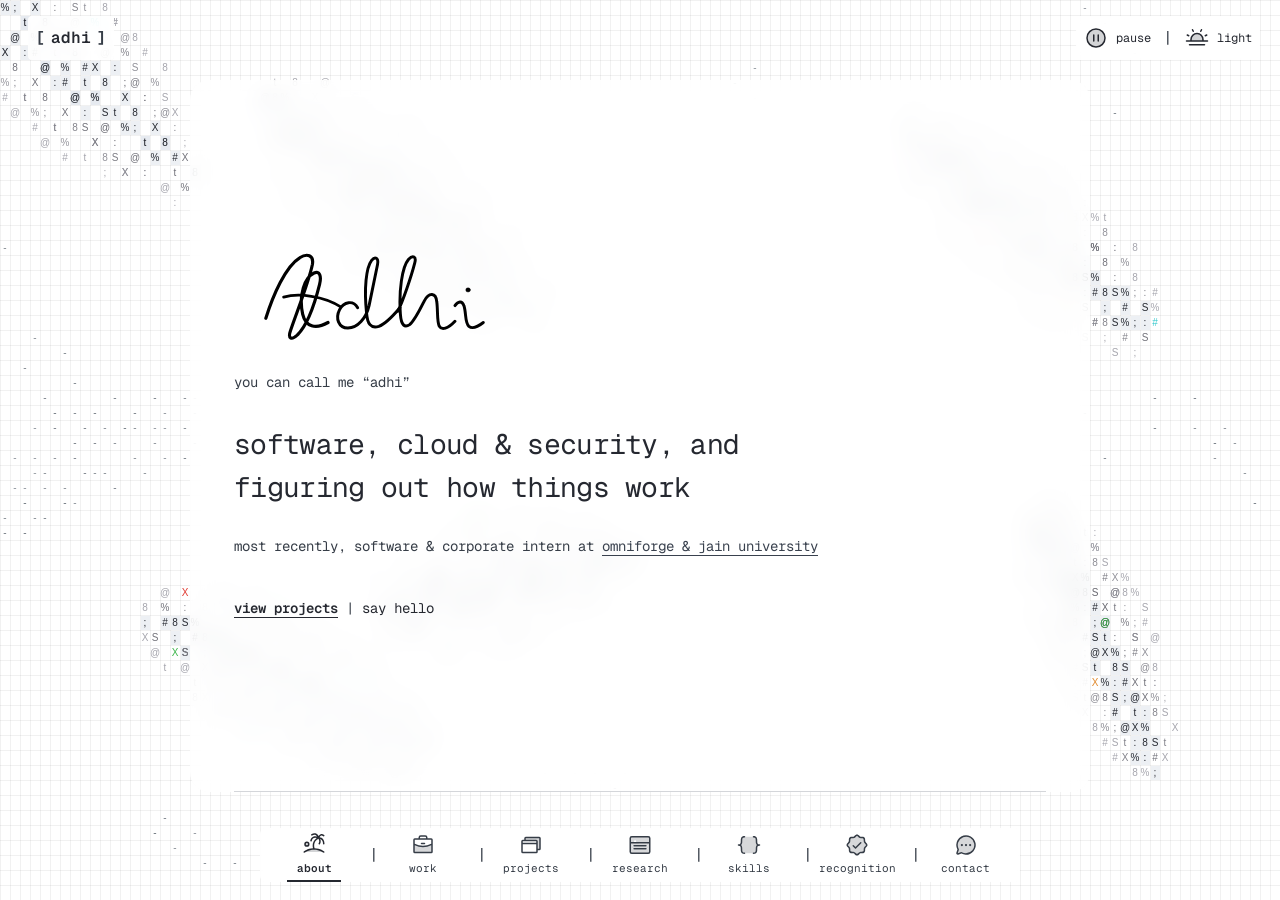
<file: index.html>
<!doctype html>
<html lang="en" data-theme="light">

<head>
  <meta charset="utf-8" />
  <meta name="viewport" content="width=device-width, initial-scale=1, viewport-fit=cover" />
  <title>adhi</title>
  <meta name="description"
    content="personal developer portfolio of adhi gowda — software, cloud & security, and figuring out how things work." />

  <link rel="canonical" href="https://adhigowda.me/" />
  <link rel="me" href="https://github.com/adhiboss" />
  <link rel="me" href="https://www.linkedin.com/in/adhigowda2006/" />

  <link rel="icon" href="images/favicon.svg" type="image/svg+xml" />
  <link rel="alternate icon" href="images/favicon.jpg" />

  <link rel="preconnect" href="https://fonts.googleapis.com" />
  <link rel="preconnect" href="https://fonts.gstatic.com" crossorigin />
  <link
    href="https://fonts.googleapis.com/css2?family=Geist+Mono:wght@300;400;500;600;700&family=Caveat:wght@600;700&family=Space+Mono:wght@400;700&family=IBM+Plex+Mono:wght@400;500;600&display=swap"
    rel="stylesheet" />

  <link rel="stylesheet" href="style.css" />
</head>

<body>
  <!-- Background Canvas for Graph Paper Grid and ASCII Ocean Simulation -->
  <canvas aria-hidden="true"></canvas>

  <a class="skip-link" href="#about">skip to portfolio</a>

  <!-- Top Fixed Bar: Brand & Controls -->
  <header>
    <a class="portfolio-brand" href="#about">adhi</a>
    <div class="ocean-controls">
      <button class="motion-toggle" type="button" aria-label="pause ocean motion" title="pause ocean motion"
        data-paused="false">
        <svg class="icon pause-icon" viewBox="0 0 256 256" aria-hidden="true">
          <use href="ui-icons.svg#pause-circle"></use>
        </svg>
        <svg class="icon play-icon" viewBox="0 0 256 256" aria-hidden="true">
          <use href="ui-icons.svg#play-circle"></use>
        </svg>
        <span class="motion-label">pause</span>
      </button>
      <span class="control-pipe motion-separator" aria-hidden="true">|</span>
      <button class="theme-toggle" type="button" aria-label="switch to dark theme" title="switch to dark theme">
        <svg class="icon sea-day" viewBox="0 0 256 256" aria-hidden="true">
          <use href="ui-icons.svg#sun-horizon"></use>
        </svg>
        <svg class="icon sea-night" viewBox="0 0 256 256" aria-hidden="true">
          <use href="ui-icons.svg#moon-stars"></use>
        </svg>
        <span class="theme-label">light</span>
      </button>
    </div>
  </header>

  <!-- Bottom Fixed Section Navigation Dock -->
  <nav class="section-nav" aria-label="portfolio sections">
    <a class="section-link" href="#about" aria-label="about" aria-current="location">
      <svg class="icon" viewBox="0 0 256 256" aria-hidden="true">
        <use href="ui-icons.svg#island"></use>
      </svg>
      <span class="nav-label">about</span>
      <span class="nav-short" aria-hidden="true">about</span>
    </a>
    <a class="section-link" href="#work" aria-label="work">
      <svg class="icon" viewBox="0 0 256 256" aria-hidden="true">
        <use href="ui-icons.svg#briefcase"></use>
      </svg>
      <span class="nav-label">work</span>
      <span class="nav-short" aria-hidden="true">work</span>
    </a>
    <a class="section-link" href="#projects" aria-label="projects">
      <svg class="icon" viewBox="0 0 256 256" aria-hidden="true">
        <use href="ui-icons.svg#browsers"></use>
      </svg>
      <span class="nav-label">projects</span>
      <span class="nav-short" aria-hidden="true">builds</span>
    </a>
    <a class="section-link" href="#research" aria-label="research">
      <svg class="icon" viewBox="0 0 256 256" aria-hidden="true">
        <use href="ui-icons.svg#article"></use>
      </svg>
      <span class="nav-label">research</span>
      <span class="nav-short" aria-hidden="true">papers</span>
    </a>
    <a class="section-link" href="#skills" aria-label="skills">
      <svg class="icon" viewBox="0 0 256 256" aria-hidden="true">
        <use href="ui-icons.svg#brackets-curly"></use>
      </svg>
      <span class="nav-label">skills</span>
      <span class="nav-short" aria-hidden="true">skills</span>
    </a>
    <a class="section-link" href="#recognition" aria-label="recognition">
      <svg class="icon" viewBox="0 0 256 256" aria-hidden="true">
        <use href="ui-icons.svg#seal-check"></use>
      </svg>
      <span class="nav-label">recognition</span>
      <span class="nav-short" aria-hidden="true">roles</span>
    </a>
    <a class="section-link" href="#contact" aria-label="contact">
      <svg class="icon" viewBox="0 0 256 256" aria-hidden="true">
        <use href="ui-icons.svg#chat-circle-dots"></use>
      </svg>
      <span class="nav-label">contact</span>
      <span class="nav-short" aria-hidden="true">hello</span>
    </a>
  </nav>

  <!-- Main Deck Reading Surface -->
  <main class="portfolio-deck" aria-label="adhi portfolio">
    <div class="reading-progress" aria-hidden="true"><span></span></div>

    <div class="deck-scroll" role="region" tabindex="0" aria-label="portfolio content">

      <!-- SECTION 1 — HERO / ABOUT -->
      <section class="deck-section about-panel" id="about" aria-labelledby="heading-about" tabindex="-1">
        <div class="intro-content">
          <h1 class="signature-heading" id="heading-about">
            <img class="signature" src="images/signature.svg" width="600" height="260" fetchpriority="high"
              decoding="async" alt="adhi" draggable="false" />
          </h1>
          <p class="alias">you can call me “adhi”</p>
          <p class="intro-statement">
            software, building ideas with AI &amp; figuring out how things work..
          </p>
          <p class="recent-work">
            most recently, software &amp; corporate intern at
            <a href="https://www.linkedin.com/in/adhigowda2006/" target="_blank" rel="noopener noreferrer">
              omniforge &amp; jain university
            </a>
          </p>
          <div class="intro-actions">
            <a class="primary-action" href="#projects">view projects</a>
            <a class="text-action" href="#contact">say hello</a>
          </div>
        </div>
      </section>

      <!-- SECTION 2 — WORK / EXPERIENCE -->
      <section class="deck-section" id="work" aria-labelledby="heading-work" tabindex="-1">
        <h2 class="cell-text" id="heading-work">work</h2>

        <!-- Work Item 1: OmniForge -->
        <div class="work-item">
          <div class="work-heading">
            <img src="images/omniforge.svg" loading="lazy" decoding="async" width="44" height="44" alt="omniforge"
              draggable="false" />
            <div>
              <h3>omniforge</h3>
              <p>full stack dev intern</p>
            </div>
          </div>
          <p class="work-dates">
            <time datetime="2026-04">april 2026</time>
            <span aria-hidden="true">—</span> <span class="sr-only">to</span>
            <time datetime="2026-08">august 2026</time>
          </p>
          <div class="work-description">
            <p>learning &amp; implementing as a full stack dev</p>
            <p>building robust full stack web services, scalable architectures, and interactive client experiences</p>
          </div>
          <a class="inline-link" href="https://www.linkedin.com/in/adhigowda2006/" target="_blank"
            rel="noopener noreferrer">visit omniforge</a>
        </div>

        <!-- Work Item 2: Jain University -->
        <div class="work-item">
          <div class="work-heading">
            <img src="images/jain-square.svg" loading="lazy" decoding="async" width="44" height="44"
              alt="jain (deemed-to-be university)" draggable="false" />
            <div>
              <h3>jain (deemed-to-be university)</h3>
              <p>corporate intern</p>
            </div>
          </div>
          <p class="work-dates">
            <time datetime="2026-04">april 2026</time>
            <span aria-hidden="true">—</span> <span class="sr-only">to</span>
            <time datetime="2026-09">september 2026</time>
          </p>
          <div class="work-description">
            <p>placement coordinator intern facilitating campus recruitment</p>
            <p>managing student–recruiter coordination and accelerating campus hiring pipelines</p>
          </div>
          <a class="inline-link" href="https://www.linkedin.com/in/adhigowda2006/" target="_blank"
            rel="noopener noreferrer">visit jain university</a>
        </div>
      </section>

      <!-- SECTION 3 — PROJECTS -->
      <section class="deck-section" id="projects" aria-labelledby="heading-projects" tabindex="-1">
        <h2 class="cell-text" id="heading-projects">projects</h2>
        <ul class="project-list">
          <li>
            <a href="https://github.com/adhiboss/roadriskai" target="_blank" rel="noopener noreferrer">
              <span>
                <strong>roadrisk ai</strong>
                <small>ai / iot &amp; safety</small>
              </span>
              <svg class="icon" viewBox="0 0 256 256" aria-hidden="true">
                <use href="ui-icons.svg#link-simple"></use>
              </svg>
            </a>
          </li>
          <li>
            <a href="https://github.com/adhiboss" target="_blank" rel="noopener noreferrer">
              <span>
                <strong>garudapurana ai</strong>
                <small>neural rag / search</small>
              </span>
              <svg class="icon" viewBox="0 0 256 256" aria-hidden="true">
                <use href="ui-icons.svg#link-simple"></use>
              </svg>
            </a>
          </li>
          <li>
            <a href="https://github.com/adhiboss/smart-system-monitor" target="_blank" rel="noopener noreferrer">
              <span>
                <strong>smart system monitor</strong>
                <small>linux / utility</small>
              </span>
              <svg class="icon" viewBox="0 0 256 256" aria-hidden="true">
                <use href="ui-icons.svg#link-simple"></use>
              </svg>
            </a>
          </li>
          <li>
            <a href="https://github.com/adhiboss/kernel-behavior-analyzer" target="_blank" rel="noopener noreferrer">
              <span>
                <strong>kernel behavior analyzer</strong>
                <small>kernel / observability</small>
              </span>
              <svg class="icon" viewBox="0 0 256 256" aria-hidden="true">
                <use href="ui-icons.svg#link-simple"></use>
              </svg>
            </a>
          </li>
          <li>
            <a href="https://github.com/adhiboss/flames" target="_blank" rel="noopener noreferrer">
              <span>
                <strong>flames.exe</strong>
                <small>retro / interactive</small>
              </span>
              <svg class="icon" viewBox="0 0 256 256" aria-hidden="true">
                <use href="ui-icons.svg#link-simple"></use>
              </svg>
            </a>
          </li>
          <li>
            <a href="https://github.com/adhiboss/daily-tech-notes" target="_blank" rel="noopener noreferrer">
              <span>
                <strong>daily tech notes</strong>
                <small>devops / cloud playbooks</small>
              </span>
              <svg class="icon" viewBox="0 0 256 256" aria-hidden="true">
                <use href="ui-icons.svg#link-simple"></use>
              </svg>
            </a>
          </li>
          <li>
            <a href="https://github.com/adhiboss/pixel-rearranger" target="_blank" rel="noopener noreferrer">
              <span>
                <strong>pixel rearranger</strong>
                <small>canvas / algorithms</small>
              </span>
              <svg class="icon" viewBox="0 0 256 256" aria-hidden="true">
                <use href="ui-icons.svg#link-simple"></use>
              </svg>
            </a>
          </li>
          <li>
            <a href="https://github.com/adhiboss/hackathons_top" target="_blank" rel="noopener noreferrer">
              <span>
                <strong>top hackathons</strong>
                <small>community / platform</small>
              </span>
              <svg class="icon" viewBox="0 0 256 256" aria-hidden="true">
                <use href="ui-icons.svg#link-simple"></use>
              </svg>
            </a>
          </li>
        </ul>
        <p class="section-note">
          my open source contributions are on
          <a href="https://github.com/adhiboss" target="_blank" rel="noopener noreferrer">github</a>
        </p>
      </section>

      <!-- SECTION — RESEARCH -->
      <section class="deck-section" id="research" aria-labelledby="heading-research" tabindex="-1">
        <h2 class="cell-text" id="heading-research">research</h2>
        <ul class="project-list">
          <li>
            <a href="https://doi.org/10.5281/zenodo.19106604" target="_blank" rel="noopener noreferrer">
              <span>
                <strong>v2x emergency ecosystem research (zenodo)</strong>
                <small>accident detection and alert system: collaborative v2x safety ecosystem for smart city emergency
                  response · doi: 10.5281/zenodo.19106604</small>
              </span>
              <svg class="icon" viewBox="0 0 256 256" aria-hidden="true">
                <use href="ui-icons.svg#link-simple"></use>
              </svg>
            </a>
          </li>
          <li>
            <a href="https://doi.org/10.5281/zenodo.20287607" target="_blank" rel="noopener noreferrer">
              <span>
                <strong>firmware self-healing framework (osf)</strong>
                <small>firmware self-healing for vehicle-to-everything (v2x) networks: a runtime-triggered autonomous
                  repair framework · doi: 10.5281/zenodo.20287607</small>
              </span>
              <svg class="icon" viewBox="0 0 256 256" aria-hidden="true">
                <use href="ui-icons.svg#link-simple"></use>
              </svg>
            </a>
          </li>
        </ul>
        <p class="section-note">
          academic research and preprints are indexed on
          <a href="https://scholar.google.com/citations?user=SPDqnssAAAAJ&hl=en" target="_blank"
            rel="noopener noreferrer">google scholar</a>
        </p>
      </section>

      <!-- SECTION 4 — SKILLS -->
      <section class="deck-section" id="skills" aria-labelledby="heading-skills" tabindex="-1">
        <h2 class="cell-text" id="heading-skills">skills</h2>
        <dl class="skill-groups">
          <div>
            <dt>development workflow</dt>
            <dd>ai-assisted development | rapid prototyping | debugging with ai</dd>
          </div>
          <div>
            <dt>tools &amp; collaboration</dt>
            <dd>chatgpt | claude | vs code | git | github</dd>
          </div>
          <div>
            <dt>application development</dt>
            <dd>frontend | full-stack applications | ai-powered applications</dd>
          </div>
          <div>
            <dt>cloud &amp; deployment</dt>
            <dd>aws | cloudflare | deployment | hosting</dd>
          </div>
        </dl>
      </section>

      <!-- SECTION 5 — RECOGNITION -->
      <section class="deck-section" id="recognition" aria-labelledby="heading-recognition" tabindex="-1">
        <h2 class="cell-text" id="heading-recognition">recognition</h2>
        <ul class="recognition-list">
          <li>
            <span><a href="https://www.linkedin.com/in/adhigowda2006/" target="_blank" rel="noopener noreferrer">crce
                fet — chenraj roychand center for entrepreneurship</a></span>
            <strong>president</strong>
          </li>
          <li>
            <span><a href="https://www.linkedin.com/in/adhigowda2006/" target="_blank"
                rel="noopener noreferrer">computer society of india</a></span>
            <strong>executive committee</strong>
          </li>
          <li>
            <span><a href="https://lnkd.in/p/ddsyKzhY" target="_blank" rel="noopener noreferrer">linkedin learning
                fet</a></span>
            <strong>brand ambassador</strong>
          </li>
          <li>
            <span><a href="https://lnkd.in/p/ddsyKzhY" target="_blank" rel="noopener noreferrer">capgemini brand quest
                2025 &amp; 2026</a></span>
            <strong>student ambassador</strong>
          </li>
          <li>
            <span><a href="https://www.linkedin.com/company/glug-fet-ju/" target="_blank" rel="noopener noreferrer">glug
                fet ju (fsmk gnu/linux user group)</a></span>
            <strong>contributor</strong>
          </li>
          <li>
            <span><a href="https://www.linkedin.com/in/adhigowda2006/" target="_blank" rel="noopener noreferrer">centre
                for grassroots research &amp; innovation (gri)</a></span>
            <strong>secretary</strong>
          </li>
        </ul>
      </section>

      <!-- SECTION 6 — CONTACT -->
      <section class="deck-section contact-panel" id="contact" aria-labelledby="heading-contact" tabindex="-1">
        <h2 class="cell-text" id="heading-contact">contact</h2>
        <p class="contact-intro">wanna discuss a project or just say hi?</p>
        <div class="contact-links">
          <a href="mailto:contact@adhiboss.com" aria-label="email adhi" title="contact@adhiboss.com">
            <svg class="icon" viewBox="0 0 256 256" aria-hidden="true">
              <use href="ui-icons.svg#envelope-open"></use>
            </svg>
          </a>
          <a href="https://github.com/adhiboss" aria-label="github" title="github.com/adhiboss" target="_blank"
            rel="noopener noreferrer">
            <svg class="icon" viewBox="0 0 24 24" aria-hidden="true">
              <use href="ui-icons.svg#github"></use>
            </svg>
          </a>
          <a href="https://www.linkedin.com/in/adhigowda2006/" aria-label="linkedin"
            title="linkedin.com/in/adhigowda2006" target="_blank" rel="noopener noreferrer">
            <svg class="icon" viewBox="0 0 24 24" aria-hidden="true">
              <use href="ui-icons.svg#linkedin"></use>
            </svg>
          </a>
          <a href="https://peerlist.io/adhiboss" aria-label="peerlist" title="peerlist.io/adhiboss" target="_blank"
            rel="noopener noreferrer">
            <svg class="icon" viewBox="0 0 24 24" aria-hidden="true">
              <use href="ui-icons.svg#peerlist"></use>
            </svg>
          </a>
          <a href="https://scholar.google.com/citations?user=SPDqnssAAAAJ&hl=en" aria-label="scholar"
            title="scholar.google.com/citations" target="_blank" rel="noopener noreferrer">
            <svg class="icon" viewBox="0 0 256 256" aria-hidden="true">
              <use href="ui-icons.svg#globe-hemisphere-west"></use>
            </svg>
          </a>
        </div>
        <p class="contact-note">drop a message, i’ll be around</p>
      </section>

    </div>
  </main>

  <!-- Configuration & Interactive Simulation Engine -->
  <script src="portfolio-data.js"></script>
  <script src="script.js"></script>
</body>

</html>
</file>
<file: style.css>
/* ==========================================================================
   SANATH PORTFOLIO RECREATION DESIGN SYSTEM
   Faithfully reproduced for Adhi Gowda (adhigowda.me)
   Minimalist, editorial-style, typography-driven with graph grid & ASCII ocean
   ========================================================================== */

@import url("https://fonts.googleapis.com/css2?family=Geist+Mono:wght@300;400;500;600;700&family=Caveat:wght@600;700&family=Space+Mono:wght@400;700&family=IBM+Plex+Mono:wght@400;500;600&display=swap");

:root {
  color-scheme: light;
  --ocean-background: #ffffff;
  --deck-surface: rgba(255, 255, 255, 0.82);
  --dock-surface: rgba(255, 255, 255, 0.88);
  --deck-ink: #252830;
  --deck-muted: #363d47;
  --deck-line: #d4d6da;
  --deck-accent: #39414e;
  --cell-background: #454b56;
  --cell-ink: #ffffff;
  --font-mono: "Geist Mono", "IBM Plex Mono", "Space Mono", ui-monospace, Menlo, Monaco, Consolas, monospace;
}

html[data-theme="dark"] {
  color-scheme: dark;
  --ocean-background: #000000;
  --deck-surface: rgba(8, 10, 14, 0.82);
  --dock-surface: rgba(8, 10, 14, 0.88);
  --deck-ink: #e5e7ec;
  --deck-muted: #c1c7d1;
  --deck-line: #31353e;
  --deck-accent: #c3c9d4;
  --cell-background: #2b303c;
  --cell-ink: #ffffff;
}

*, *::before, *::after {
  box-sizing: border-box;
}

html, body {
  margin: 0;
  padding: 0;
  height: 100%;
  overflow: hidden;
  background: var(--ocean-background);
}

body {
  isolation: isolate;
  color: var(--deck-ink);
  font: 400 16px/1.7 var(--font-mono);
  text-transform: lowercase;
  -webkit-font-smoothing: antialiased;
  -moz-osx-font-smoothing: grayscale;
}

button, a {
  -webkit-tap-highlight-color: transparent;
}

button {
  font: inherit;
  text-transform: inherit;
}

a {
  color: var(--deck-accent);
  text-underline-offset: 4px;
}

a:focus-visible,
button:focus-visible,
.deck-scroll:focus-visible {
  outline: 2px solid var(--deck-accent);
  outline-offset: 4px;
}

::selection {
  color: var(--ocean-background);
  background: var(--deck-accent);
}

/* ==========================================================================
   BACKGROUND CANVAS (GRAPH PAPER GRID & ASCII OCEAN SIMULATION)
   ========================================================================== */

canvas {
  position: fixed;
  top: 0;
  right: 0;
  bottom: 0;
  left: 0;
  z-index: 0;
  display: block;
  width: 100%;
  height: 100vh;
  height: 100dvh;
  font-family: var(--font-mono);
  pointer-events: auto;
}

.icon {
  display: block;
  width: 22px;
  height: 22px;
  flex: none;
  fill: currentColor;
}

img, .icon {
  -webkit-user-drag: none;
  -webkit-user-select: none;
  user-select: none;
}

.sr-only {
  position: absolute;
  width: 1px;
  height: 1px;
  padding: 0;
  margin: -1px;
  overflow: hidden;
  clip: rect(0, 0, 0, 0);
  clip-path: inset(50%);
  white-space: nowrap;
  border: 0;
}

.skip-link {
  position: fixed;
  top: 12px;
  left: 12px;
  z-index: 10;
  padding: 10px 16px;
  color: var(--deck-ink);
  background: var(--ocean-background);
  transform: translateY(-200%);
  transition: transform 0.2s ease;
}

.skip-link:focus {
  transform: translateY(0);
}

/* ==========================================================================
   TOP BAR: BRAND & MOTION / THEME CONTROLS
   ========================================================================== */

.portfolio-brand {
  position: fixed;
  top: max(16px, env(safe-area-inset-top));
  left: max(28px, env(safe-area-inset-left));
  z-index: 3;
  display: flex;
  align-items: center;
  min-height: 44px;
  padding: 0 8px;
  background: var(--dock-surface);
  color: var(--deck-ink);
  font-size: 16px;
  font-weight: 600;
  text-decoration: none;
  border-radius: 4px;
  backdrop-filter: blur(8px);
}

.portfolio-brand::before {
  content: "[";
  margin-right: 5px;
  color: var(--deck-muted);
}

.portfolio-brand::after {
  content: "]";
  margin-left: 5px;
  color: var(--deck-muted);
}

.ocean-controls {
  position: fixed;
  top: max(16px, env(safe-area-inset-top));
  right: max(20px, env(safe-area-inset-right));
  z-index: 3;
  display: flex;
  align-items: center;
  background: var(--dock-surface);
  border-radius: 4px;
  backdrop-filter: blur(8px);
}

.theme-toggle,
.motion-toggle {
  display: inline-flex;
  align-items: center;
  justify-content: center;
  gap: 8px;
  min-width: 44px;
  min-height: 44px;
  padding: 0 8px;
  border: 0;
  background: none;
  color: var(--deck-ink);
  font-size: 12px;
  cursor: pointer;
}

.theme-toggle:hover,
.motion-toggle:hover {
  color: var(--deck-muted);
}

.ocean-controls .icon {
  width: 24px;
  height: 24px;
}

.control-pipe {
  color: var(--deck-muted);
  padding-inline: 4px;
}

.play-icon,
.motion-toggle[data-paused="true"] .pause-icon {
  display: none;
}

.motion-toggle[data-paused="true"] .play-icon {
  display: block;
}

.sea-night,
html[data-theme="dark"] .sea-day {
  display: none;
}

html[data-theme="dark"] .sea-night {
  display: block;
}

/* ==========================================================================
   PORTFOLIO DECK & READING CONTAINER
   ========================================================================== */

.portfolio-deck {
  position: fixed;
  top: 80px;
  bottom: calc(108px + env(safe-area-inset-bottom));
  left: 0;
  right: 0;
  z-index: 1;
  width: min(900px, calc(100% - 64px));
  margin-inline: auto;
  background: var(--deck-surface);
  border-radius: 20px;
  overflow: hidden;
  backdrop-filter: blur(10px);
  -webkit-backdrop-filter: blur(10px);
}

.reading-progress {
  position: absolute;
  top: 0;
  left: 0;
  right: 0;
  z-index: 2;
  height: 2px;
}

.reading-progress span {
  display: block;
  width: 100%;
  height: 100%;
  transform: scaleX(0);
  transform-origin: left;
  background: var(--cell-background);
  transition: transform 0.08s ease-out;
}

.deck-scroll {
  box-sizing: border-box;
  position: relative;
  height: 100%;
  padding-inline: 44px;
  overflow-y: auto;
  overflow-x: hidden;
  overscroll-behavior-y: contain;
  overflow-anchor: none;
  scrollbar-width: thin;
  scrollbar-color: var(--deck-line) transparent;
  scroll-behavior: smooth;
}

.deck-scroll:focus-visible {
  outline-offset: -5px;
}

.deck-section {
  box-sizing: border-box;
  min-height: 100%;
  padding-block: 48px;
  border-bottom: 1px solid var(--deck-line);
}

.deck-section:last-child {
  border-bottom: 0;
}

.deck-section:focus {
  outline: none;
}

/* ==========================================================================
   SECTION 1 — HERO / ABOUT
   ========================================================================== */

.about-panel {
  display: flex;
  align-items: center;
}

.intro-content {
  max-width: 650px;
  width: 100%;
  text-align: left;
}

.signature-heading {
  margin: 0 0 4px;
  width: min(260px, 100%);
  aspect-ratio: 1380 / 611;
  overflow: visible;
  line-height: 0;
}

.signature {
  display: block;
  width: 100%;
  height: auto;
  max-height: 110px;
}

html[data-theme="dark"] .signature {
  filter: invert(1);
}

.alias {
  margin: 16px 0 28px;
  color: var(--deck-muted);
  font-size: 14px;
}

.intro-statement {
  max-width: 38ch;
  margin: 0 0 24px;
  font-size: clamp(22px, 2.2vw, 28px);
  letter-spacing: -0.025em;
  line-height: 1.55;
  text-wrap: balance;
}

.recent-work,
.section-note,
.contact-note {
  color: var(--deck-muted);
  font-size: 14px;
  line-height: 1.8;
}

.intro-actions {
  display: flex;
  flex-wrap: wrap;
  align-items: center;
  gap: 12px 24px;
  margin-top: 28px;
}

.primary-action,
.text-action {
  display: inline-flex;
  align-items: center;
  min-height: 44px;
  padding: 0;
  color: var(--deck-ink);
  font-size: 14px;
  text-decoration: none;
}

.primary-action {
  font-weight: 600;
  text-decoration: underline;
  text-underline-offset: 4px;
}

.primary-action:hover,
.text-action:hover {
  text-decoration: underline;
  text-underline-offset: 4px;
}

.text-action {
  position: relative;
}

.text-action::before {
  content: "|";
  position: absolute;
  left: -16px;
  color: var(--deck-muted);
}

/* ==========================================================================
   BLOCK-LETTER SECTION HEADINGS (.cell-text)
   ========================================================================== */

.cell-text {
  display: flex;
  width: max-content;
  max-width: 100%;
  gap: 2px;
  margin: 0 0 32px;
  font-size: 22px;
  font-weight: 500;
  line-height: 1;
  letter-spacing: 0;
}

.cell-text > span {
  display: inline-grid;
  place-items: center;
  flex: none;
  width: 0.92em;
  height: 1.4em;
  background: var(--cell-background);
  color: var(--cell-ink);
  border-radius: 2px;
}

/* ==========================================================================
   SECTION 2 — WORK / EXPERIENCE
   ========================================================================== */

.work-item {
  margin-bottom: 48px;
}

.work-item:last-child {
  margin-bottom: 0;
}

.work-item + .work-item {
  padding-top: 40px;
  border-top: 1px solid var(--deck-line);
}

.work-heading {
  display: flex;
  align-items: center;
  gap: 16px;
}

.work-heading img {
  width: 44px;
  height: 44px;
  border-radius: 4px;
  object-fit: contain;
}

.work-heading h3 {
  margin: 0 0 4px;
  font-size: 22px;
  font-weight: 500;
  line-height: 1.3;
}

.work-heading p {
  margin: 0;
  font-size: 16px;
}

.work-dates {
  margin: 24px 0 28px;
  color: var(--deck-muted);
  font-size: 14px;
  font-variant-numeric: tabular-nums;
}

.work-description {
  max-width: 58ch;
  font-size: 16px;
  line-height: 1.8;
}

.inline-link {
  display: inline-flex;
  align-items: center;
  min-height: 44px;
  font-size: 14px;
  text-decoration: underline;
  text-underline-offset: 4px;
}

/* ==========================================================================
   SECTION 3 — PROJECTS
   ========================================================================== */

.project-list,
.recognition-list {
  margin: 0;
  padding: 0;
  list-style: none;
}

.project-list {
  display: grid;
  grid-template-columns: repeat(2, minmax(0, 1fr));
  column-gap: 36px;
}

.project-list a {
  display: flex;
  align-items: center;
  justify-content: space-between;
  gap: 16px;
  padding: 20px 0;
  border-bottom: 1px solid var(--deck-line);
  color: var(--deck-ink);
  text-decoration: none;
}

.project-list a > span {
  min-width: 0;
}

.project-list strong {
  display: block;
  font-size: 16px;
  font-weight: 600;
}

.project-list small {
  display: block;
  margin-top: 4px;
  color: var(--deck-muted);
  font-size: 14px;
}

.project-list .icon {
  width: 18px;
  height: 18px;
  color: var(--deck-muted);
  flex-shrink: 0;
  transition: transform 0.16s ease, color 0.16s ease;
}

.project-list a:hover strong {
  text-decoration: underline;
  text-underline-offset: 4px;
}

.project-list a:hover .icon {
  color: var(--deck-ink);
  transform: translate(1px, -1px);
}

.section-note {
  margin: 28px 0 0;
}

/* ==========================================================================
   SECTION 4 — SKILLS
   ========================================================================== */

.skill-groups {
  margin: 0;
}

.skill-groups > div {
  display: grid;
  grid-template-columns: 180px minmax(0, 1fr);
  gap: 28px;
  padding: 22px 0;
  border-bottom: 1px solid var(--deck-line);
}

.skill-groups dt {
  color: var(--deck-muted);
  font-size: 14px;
}

.skill-groups dd {
  margin: 0;
  font-size: 16px;
  line-height: 1.8;
}

/* ==========================================================================
   SECTION 5 — RECOGNITION
   ========================================================================== */

.recognition-list li {
  display: flex;
  justify-content: space-between;
  align-items: baseline;
  gap: 24px;
  padding: 16px 0;
  border-bottom: 1px solid var(--deck-line);
  font-size: 14px;
}

.recognition-list strong {
  color: var(--deck-muted);
  font-size: 14px;
  font-weight: 500;
  text-align: right;
  flex-shrink: 0;
}

.recognition-list a {
  color: var(--deck-ink);
  text-decoration: none;
}

.recognition-list a:hover {
  text-decoration: underline;
  text-underline-offset: 4px;
}

/* ==========================================================================
   SECTION 6 — CONTACT
   ========================================================================== */

.contact-panel {
  display: flex;
  flex-direction: column;
  justify-content: center;
  align-items: flex-start;
}

.contact-intro {
  max-width: 30ch;
  margin: 0 0 28px;
  font-size: 24px;
  line-height: 1.55;
  letter-spacing: -0.025em;
}

.contact-links {
  display: flex;
  flex-wrap: wrap;
}

.contact-links a {
  position: relative;
  display: grid;
  place-items: center;
  width: 50px;
  height: 50px;
  color: var(--deck-ink);
}

.contact-links a + a::before {
  content: "|";
  position: absolute;
  left: 0;
  color: var(--deck-muted);
}

.contact-links a:hover {
  color: var(--deck-muted);
}

.contact-note {
  margin-top: 28px;
}

/* ==========================================================================
   BOTTOM DOCK / SECTION NAV (.section-nav)
   ========================================================================== */

.section-nav {
  box-sizing: border-box;
  position: fixed;
  left: 50%;
  bottom: calc(18px + env(safe-area-inset-bottom));
  transform: translateX(-50%);
  z-index: 4;
  display: grid;
  grid-template-columns: repeat(7, minmax(40px, 1fr));
  width: min(760px, calc(100% - 32px));
  background: var(--dock-surface);
  border-radius: 6px;
  backdrop-filter: blur(8px);
  -webkit-backdrop-filter: blur(8px);
}

.section-link {
  position: relative;
  display: flex;
  flex-direction: column;
  align-items: center;
  justify-content: center;
  gap: 4px;
  min-height: 54px;
  padding: 4px 0;
  color: var(--deck-muted);
  text-decoration: none;
  font-size: 11px;
  line-height: 1.4;
}

.section-link + .section-link::before {
  content: "|";
  position: absolute;
  left: 0;
  top: 50%;
  transform: translateY(-50%);
  color: var(--deck-muted);
  font-size: 16px;
}

.section-link .icon {
  width: 24px;
  height: 24px;
}

.section-link[aria-current="location"] {
  color: var(--deck-ink);
  font-weight: 600;
}

.section-nav::after {
  content: "";
  position: absolute;
  bottom: 0;
  left: calc(100% / 28);
  width: calc(100% / 14);
  height: 2px;
  background: var(--deck-ink);
  transform: translateX(calc(var(--active-section, 0) * 200%));
  pointer-events: none;
}

.section-link:not([aria-current]):hover {
  color: var(--deck-ink);
}

.nav-short {
  display: none;
}

/* ==========================================================================
   RESPONSIVE LAYOUT & BREAKPOINTS
   ========================================================================== */

@media (min-width: 641px) {
  .deck-section:not(.about-panel) {
    display: flex;
    flex-direction: column;
    justify-content: center;
  }
}

@media (max-width: 640px) {
  html {
    --deck-ink: #191d23;
    --deck-muted: #2b3038;
    --deck-accent: #2b3038;
  }

  html[data-theme="dark"] {
    --deck-ink: #f9fafc;
    --deck-muted: #eef1f5;
    --deck-accent: #eef1f5;
  }

  .portfolio-brand {
    top: max(19px, env(safe-area-inset-top));
    left: max(14px, env(safe-area-inset-left));
    font-size: 15px;
  }

  .ocean-controls {
    right: max(12px, env(safe-area-inset-right));
  }

  .motion-label {
    display: none;
  }

  .portfolio-deck {
    top: max(76px, calc(60px + env(safe-area-inset-top)));
    bottom: calc(92px + env(safe-area-inset-bottom));
    width: 100%;
    border: 0;
    border-radius: 0;
  }

  .deck-scroll {
    padding-inline: max(24px, env(safe-area-inset-left)) max(24px, env(safe-area-inset-right));
  }

  .deck-section {
    display: flex;
    flex-direction: column;
    justify-content: center;
    padding-block: 36px;
  }

  .signature-heading {
    width: min(220px, 100%);
  }

  .about-panel {
    align-items: flex-start;
  }

  .intro-statement {
    font-size: 22px;
    margin-bottom: 16px;
  }

  .alias {
    margin: 12px 0 18px;
  }

  .recent-work {
    margin: 0;
  }

  .intro-actions {
    gap: 8px 24px;
    margin-top: 20px;
  }

  .cell-text {
    font-size: 20px;
    margin-bottom: 28px;
  }

  .project-list {
    grid-template-columns: minmax(0, 1fr);
  }

  .project-list a {
    padding: 18px 0;
  }

  .skill-groups > div {
    grid-template-columns: minmax(0, 1fr);
    gap: 8px;
    padding: 20px 0;
  }

  .skill-groups dt {
    font-size: 13px;
  }

  .recognition-list li {
    display: block;
    font-size: 15px;
    padding: 16px 0;
  }

  .recognition-list strong {
    display: block;
    margin-top: 4px;
    text-align: left;
  }

  .work-heading {
    gap: 12px;
  }

  .work-heading h3 {
    font-size: 21px;
  }

  .work-dates {
    font-size: 13px;
  }

  .contact-intro {
    font-size: 22px;
  }

  .section-nav {
    bottom: calc(10px + env(safe-area-inset-bottom));
    width: min(440px, calc(100% - 24px));
  }

  .section-link {
    min-height: 50px;
    font-size: 10px;
  }

  .section-link .icon {
    width: 23px;
    height: 23px;
  }

  .nav-label {
    display: none;
  }

  .nav-short {
    display: inline;
  }
}

@media (max-height: 520px) {
  .portfolio-deck {
    top: max(72px, calc(56px + env(safe-area-inset-top)));
    bottom: calc(90px + env(safe-area-inset-bottom));
  }

  .deck-section {
    padding-block: 28px;
  }

  .section-nav {
    bottom: calc(10px + env(safe-area-inset-bottom));
  }

  .section-link {
    min-height: 48px;
  }
}

@media (max-height: 360px) {
  .portfolio-brand,
  .ocean-controls {
    top: max(4px, env(safe-area-inset-top));
  }

  .portfolio-deck {
    top: max(56px, calc(48px + env(safe-area-inset-top)));
    bottom: calc(64px + env(safe-area-inset-bottom));
  }

  .section-link {
    min-height: 44px;
    padding: 0;
  }

  .nav-label,
  .nav-short {
    display: none;
  }
}

@media (prefers-reduced-motion: no-preference) {
  .section-nav::after {
    transition: transform 0.48s cubic-bezier(0.16, 1, 0.3, 1);
  }

  .section-link {
    transition: color 0.18s ease-out;
  }

  .section-link .icon {
    transition: transform 0.22s cubic-bezier(0.16, 1, 0.3, 1);
  }

  .section-link[aria-current="location"] .icon {
    transform: translateY(-2px);
  }

  .theme-toggle,
  .motion-toggle,
  .contact-links .icon {
    transition: transform 0.16s cubic-bezier(0.16, 1, 0.3, 1);
  }

  .theme-toggle:active,
  .motion-toggle:active,
  .contact-links a:active .icon {
    transform: scale(0.94);
  }
}

@media (prefers-reduced-motion: reduce) {
  .motion-toggle,
  .control-pipe.motion-separator {
    display: none;
  }
}
</file>
